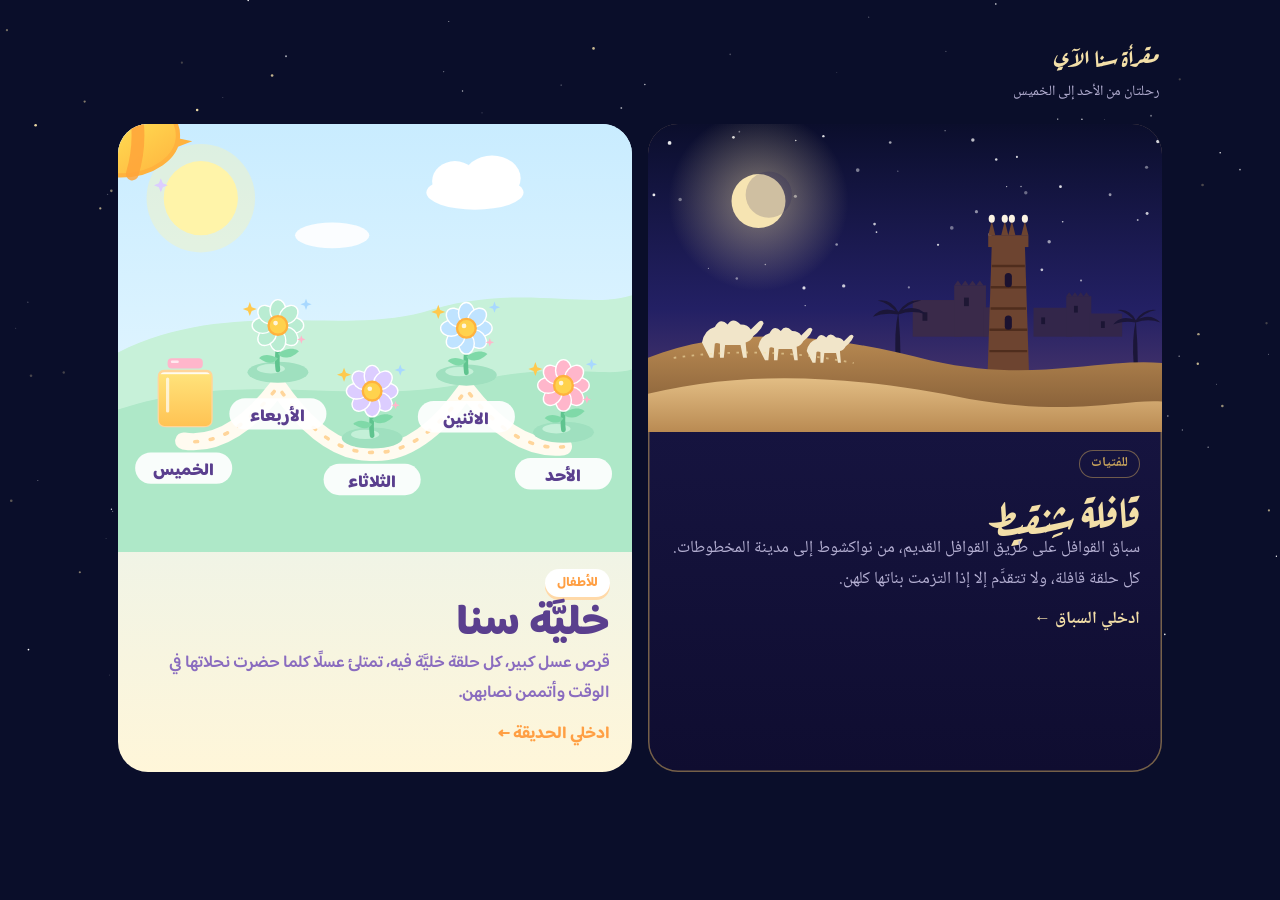
<file: index.html>
<!DOCTYPE html>
<html lang="ar" dir="rtl">
<head>
<meta charset="utf-8">
<meta name="viewport" content="width=device-width, initial-scale=1">
<meta name="theme-color" content="#0a0e2a">
<title>قافلة شِنقيط وخليَّة سنا</title>
<link rel="preconnect" href="https://fonts.googleapis.com">
<link rel="preconnect" href="https://fonts.gstatic.com" crossorigin>
<link href="https://fonts.googleapis.com/css2?family=Amiri:wght@400;700&family=Aref+Ruqaa:wght@400;700&family=Baloo+Bhaijaan+2:wght@500;600;700;800&family=Noto+Naskh+Arabic:wght@400;500;700&display=swap" rel="stylesheet">
<link rel="stylesheet" href="assets/style.css">
</head>
<body class="t-home">
<canvas id="fx" aria-hidden="true"></canvas>
<div class="clouds hide" id="clouds" aria-hidden="true"><i class="cloud a"></i><i class="cloud b"></i><i class="cloud c"></i></div>
<main class="wrap" id="app"></main>
<div id="trans" aria-hidden="true"></div>
<div id="pop"></div>
<div class="toast" id="toast" role="status" aria-live="polite"></div>
<script src="assets/data.js"></script>
<script src="assets/art.js"></script>
<script src="assets/core.js"></script>
<script src="assets/students.js"></script>
</body>
</html>
</file>
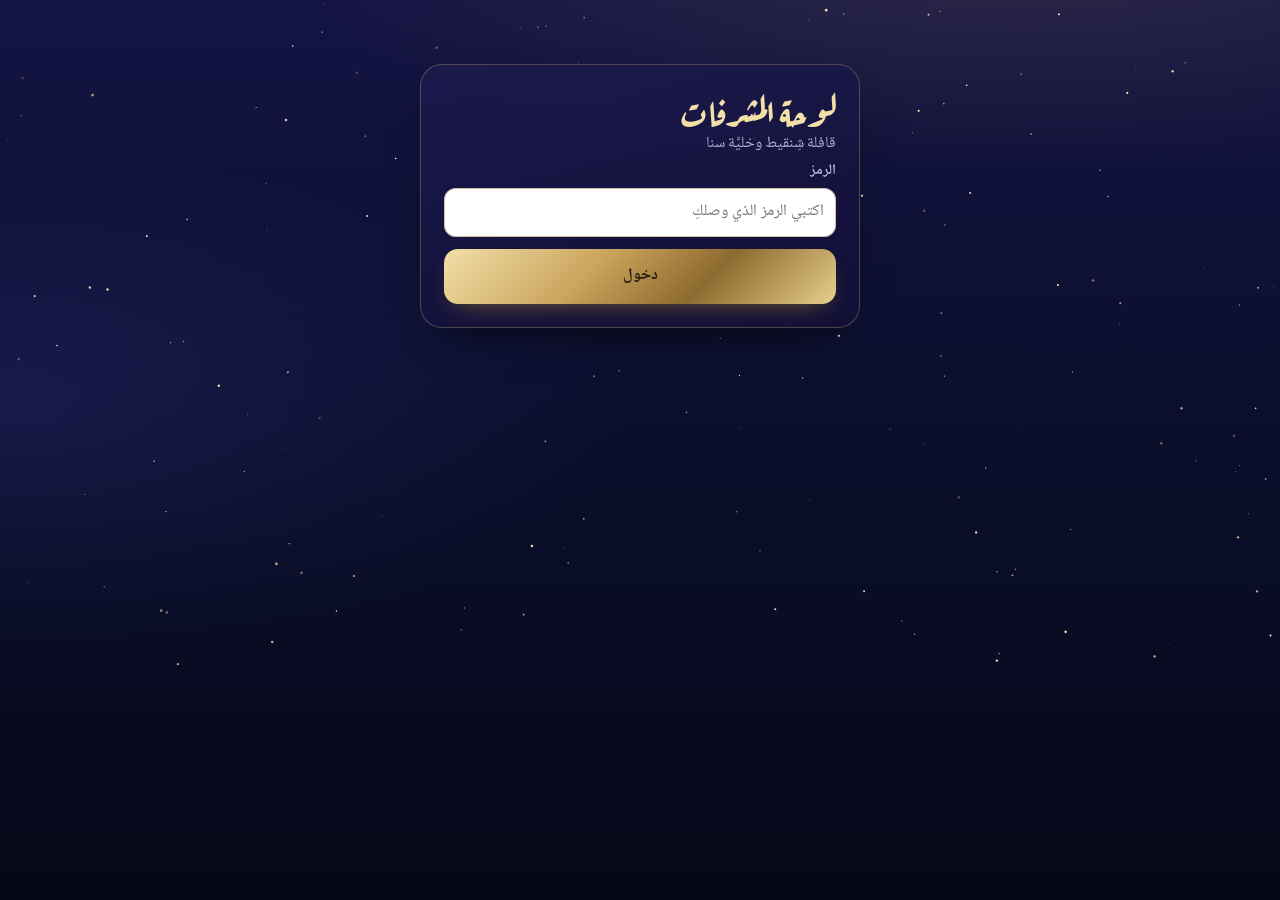
<file: mushrifa.html>
<!DOCTYPE html>
<html lang="ar" dir="rtl">
<head>
<meta charset="utf-8">
<meta name="viewport" content="width=device-width, initial-scale=1">
<meta name="theme-color" content="#0a0e2a">
<title>لوحة المشرفات: قافلة شِنقيط وخليَّة سنا</title>
<link rel="preconnect" href="https://fonts.googleapis.com">
<link rel="preconnect" href="https://fonts.gstatic.com" crossorigin>
<link href="https://fonts.googleapis.com/css2?family=Amiri:wght@400;700&family=Aref+Ruqaa:wght@400;700&family=Baloo+Bhaijaan+2:wght@500;600;700;800&family=Noto+Naskh+Arabic:wght@400;500;700&display=swap" rel="stylesheet">
<link rel="stylesheet" href="assets/style.css">
</head>
<body class="t-home">
<canvas id="fx" aria-hidden="true"></canvas>
<div class="clouds hide" id="clouds" aria-hidden="true"><i class="cloud a"></i><i class="cloud b"></i><i class="cloud c"></i></div>
<main class="wrap" id="app"></main>
<div id="trans" aria-hidden="true"></div>
<div id="pop"></div>
<div class="toast" id="toast" role="status" aria-live="polite"></div>
<script src="assets/data.js"></script>
<script src="assets/art.js"></script>
<script src="assets/core.js"></script>
<script src="assets/supervisor.js"></script>
</body>
</html>
</file>
<file: assets/style.css>
/* ====================================================================
   عالمان لا يشبه أحدهما الآخر:
   القافلة: ليل آدرار النيلي، رمل وبيج، ذهب عتيق، نقوش ولاتة وزخارف المخطوطات، مشاهد سينمائية.
   الخليَّة: حديقة طفولية مشرقة، سماء وغيوم وزهور، ألوان باستيل، أزرار منفوخة ولمعان، نحلة زخرفية بلا وجه.
   ==================================================================== */
:root{
  /* القافلة */
  --c-night:#0a0e2a; --c-indigo:#1c1a4d; --c-indigo2:#121036; --c-sand:#d8b47a; --c-beige:#f1e5c9; --c-ink:#2a1f14;
  --c-gold:#c9a45c; --c-gold-hi:#f3dfa8; --c-gold-lo:#8d6a2f; --c-clay:#a5512e; --c-muted:#b5b0d3;
  --c-foil:linear-gradient(135deg,#f3dfa8 0%,#c9a45c 38%,#8d6a2f 66%,#e8cf8e 100%);
  /* الخليَّة */
  --h-sky:#cdeeff; --h-cream:#fffbf0; --h-lemon:#fff3a8; --h-honey:#ffc94d; --h-pink:#ffb6cb; --h-peach:#ffcfa8;
  --h-mint:#b9ecd2; --h-blue:#bfe3ff; --h-lilac:#dccdff; --h-ink:#5a3f8e; --h-ink2:#8a6cbf; --h-orange:#ff9f43;
  --f-ruqaa:'Aref Ruqaa','Amiri',serif; --f-naskh:'Noto Naskh Arabic','Amiri',serif;
  --f-kid:'Baloo Bhaijaan 2','Tajawal',system-ui,sans-serif; --f-quran:'Amiri','Noto Naskh Arabic',serif;
}
*{box-sizing:border-box;margin:0;padding:0;-webkit-tap-highlight-color:transparent}
html{-webkit-text-size-adjust:100%}
body{min-height:100vh;line-height:1.8;font-size:17px;overflow-x:hidden}
button,input,textarea,select{font:inherit;color:inherit}
button{cursor:pointer}
a{color:inherit;text-decoration:none}
h1,h2,h3{text-wrap:balance}
.wrap{position:relative;z-index:1;max-width:720px;margin:0 auto;padding:14px 18px 80px}
.hide{display:none!important}
.quran{font-family:var(--f-quran);font-size:1.3em;line-height:2.1}
#fx{position:fixed;inset:0;width:100%;height:100%;z-index:0;pointer-events:none}
.sr{position:absolute;width:1px;height:1px;overflow:hidden;clip:rect(0 0 0 0)}
@media (min-width:900px){.wrap{padding-top:24px}}

/* ============================== الرئيسية ============================== */
body.t-home{background:#0a0e2a;color:var(--c-beige);font-family:var(--f-naskh)}
.home-grid{display:grid;gap:16px}
@media (min-width:860px){.home-grid{grid-template-columns:1fr 1fr}.wrap.home{max-width:1080px}}
.home-head{display:flex;align-items:center;justify-content:space-between;padding:10px 2px 18px}
.home-head b{font-family:var(--f-ruqaa);font-size:1.5rem;color:var(--c-gold-hi)}
.home-head span{display:block;color:var(--c-muted);font-size:.9rem}
.door{display:flex;flex-direction:column;border-radius:30px;overflow:hidden;min-height:420px;position:relative;transition:transform .2s}
.door:active{transform:scale(.99)}
.door svg.art{display:block;width:100%;height:auto;flex:0 0 auto}
.door .txt{padding:16px 22px 22px;flex:1}
.door-c{background:linear-gradient(180deg,#1c1a4d,#0f0d30);box-shadow:inset 0 0 0 1.5px rgba(201,164,92,.55)}
.door-c h2{font-family:var(--f-ruqaa);font-size:2.7rem;line-height:1.2;color:var(--c-gold-hi)}
.door-c p{color:var(--c-muted)}
.door-c .who{color:var(--c-gold);box-shadow:inset 0 0 0 1px rgba(201,164,92,.5)}
.door-h{background:linear-gradient(180deg,#d4f0ff 0%,#fff6d9 100%);font-family:var(--f-kid);color:var(--h-ink)}
.door-h h2{font-size:2.7rem;line-height:1.1;font-weight:800;color:var(--h-ink)}
.door-h p{color:var(--h-ink2);font-weight:600}
.door-h .who{background:#fff;color:var(--h-orange);box-shadow:0 3px 0 #ffd9a8}
.who{display:inline-block;font-size:.84rem;font-weight:700;border-radius:999px;padding:2px 12px;margin-bottom:4px}
.door .go{display:inline-flex;align-items:center;gap:8px;margin-top:10px;font-weight:700}
.door-c .go{color:var(--c-gold-hi)}
.door-h .go{color:var(--h-orange)}
.home-panel{display:flex;justify-content:space-between;align-items:center;gap:12px;margin-top:16px;padding:16px 20px;border-radius:22px;background:rgba(255,255,255,.05);box-shadow:inset 0 0 0 1px rgba(241,229,201,.2)}
.home-panel b{color:var(--c-beige);font-size:1.05rem}
.home-panel span{color:var(--c-muted);font-size:.9rem}

/* ============================== القافلة ============================== */
body.t-caravan{background-color:var(--c-night);color:var(--c-beige);font-family:var(--f-naskh);
  background-image:radial-gradient(90% 38% at 80% -6%,rgba(201,164,92,.14),transparent 65%),radial-gradient(70% 40% at 0% 45%,rgba(60,70,170,.22),transparent 70%),linear-gradient(180deg,#141444 0%,var(--c-night) 52%,#060818 100%);background-attachment:fixed}
.t-caravan :focus-visible{outline:3px solid var(--c-gold-hi);outline-offset:2px}
.c-bar{display:flex;justify-content:space-between;align-items:center;margin-bottom:10px}
.c-back{border:1px solid rgba(201,164,92,.5);border-radius:999px;background:rgba(201,164,92,.06);color:var(--c-gold-hi);font-weight:700;font-size:.92rem;padding:5px 15px}
.c-crumb{font-family:var(--f-ruqaa);color:var(--c-gold);font-size:1.1rem}
/* نطاق ولاتة: مثلثات ومعيَّنات */
.band{height:12px;border-radius:2px;background:
  linear-gradient(135deg,var(--c-clay) 25%,transparent 25%) 0 0/12px 12px,
  linear-gradient(225deg,var(--c-clay) 25%,transparent 25%) 0 0/12px 12px,
  linear-gradient(315deg,var(--c-gold) 25%,transparent 25%) 6px 6px/12px 12px,
  linear-gradient(45deg,var(--c-gold) 25%,transparent 25%) 6px 6px/12px 12px,#1c1a4d}
.c-hero{position:relative;border-radius:26px;overflow:hidden;box-shadow:0 30px 60px -30px rgba(0,0,0,.9),inset 0 0 0 1.5px rgba(201,164,92,.5);margin-bottom:16px}
.c-hero svg{display:block;width:100%;height:auto}
.c-hero .over{position:absolute;inset:auto 0 0 0;padding:20px 20px 18px;background:linear-gradient(0deg,rgba(10,14,42,.95),rgba(10,14,42,0))}
.c-title{font-family:var(--f-ruqaa);font-size:3rem;line-height:1.15;color:var(--c-gold-hi);font-weight:700}
.c-sub{color:var(--c-muted);font-size:.98rem}
.c-sec{font-family:var(--f-ruqaa);font-size:1.5rem;color:var(--c-gold-hi);margin:22px 0 10px;display:flex;align-items:center;gap:10px}
.c-sec::after{content:"";flex:1;height:1px;background:linear-gradient(90deg,transparent,rgba(201,164,92,.6))}
.c-panelbox{border-radius:22px;padding:16px 18px;background:linear-gradient(165deg,rgba(28,26,77,.9),rgba(18,16,54,.9));box-shadow:inset 0 0 0 1px rgba(201,164,92,.35),0 20px 40px -24px rgba(0,0,0,.9)}
/* خريطة الرحلة */
.map{border-radius:24px;overflow:hidden;box-shadow:inset 0 0 0 1.5px rgba(201,164,92,.5),0 24px 50px -26px rgba(0,0,0,.95);background:#14123f}
.map svg{display:block;width:100%;height:auto}
.map .node{cursor:pointer}
.map .legend{display:flex;flex-wrap:wrap;gap:6px 14px;padding:10px 16px 14px;font-size:.85rem;color:var(--c-muted)}
.map .legend i{display:inline-block;width:12px;height:12px;border-radius:50%;margin-inline-end:6px;vertical-align:-1px}
@media (prefers-reduced-motion:no-preference){.pulse{animation:pulse 2.2s ease-in-out infinite;transform-box:fill-box;transform-origin:center}@keyframes pulse{50%{opacity:.25;transform:scale(1.35)}}}
.stations{list-style:none;display:grid;gap:10px}
.st{display:grid;grid-template-columns:58px 1fr auto;gap:12px;align-items:center;padding:12px 14px;border-radius:20px;background:rgba(28,26,77,.75);box-shadow:inset 0 0 0 1px rgba(201,164,92,.25)}
.st.cur{box-shadow:inset 0 0 0 1.5px var(--c-gold),0 0 30px -10px rgba(201,164,92,.7)}
.st .seal{width:54px;height:54px}
.st .place{color:var(--c-gold);font-size:.85rem;font-weight:700}
.st .name{font-family:var(--f-ruqaa);font-size:1.45rem;line-height:1.25;color:var(--c-beige)}
.st .goal{font-size:.86rem;color:var(--c-muted)}
.state{display:inline-block;border-radius:999px;padding:2px 10px;font-size:.78rem;font-weight:700;white-space:nowrap}
.s-todo{background:rgba(181,176,211,.14);color:var(--c-muted)}
.s-doing{background:rgba(216,180,122,.2);color:var(--c-sand)}
.s-done{background:rgba(120,190,140,.18);color:#a9e2b9}
.t-hive .s-todo{background:#f1ecff;color:var(--h-ink2)}
.t-hive .s-doing{background:#fff1c7;color:#c77a00}
.t-hive .s-done{background:#d9f7e6;color:#2f8a5b}
.rulebox dl{display:grid;grid-template-columns:auto 1fr;gap:6px 14px;font-size:.93rem}
.rulebox dt{color:var(--c-gold-hi);font-weight:700}
.rulebox dd{color:var(--c-muted)}
.badges{display:grid;grid-template-columns:repeat(auto-fill,minmax(160px,1fr));gap:10px}
.badge{display:grid;grid-template-columns:44px 1fr;gap:10px;align-items:center;padding:10px 12px;border-radius:16px;background:rgba(28,26,77,.7);box-shadow:inset 0 0 0 1px rgba(201,164,92,.25)}
.badge svg{width:44px;height:44px}
.badge b{display:block;font-size:.95rem;line-height:1.3}
.badge span{font-size:.78rem;color:var(--c-muted);line-height:1.4;display:block}
.badge.off{opacity:.42;filter:grayscale(.8)}
/* المحطة */
.st-head{display:grid;grid-template-columns:auto 1fr;gap:14px;align-items:center;margin:4px 0 12px}
.st-head .seal{width:70px;height:70px}
.st-head .place{color:var(--c-gold);font-weight:700}
.st-head h1{font-family:var(--f-ruqaa);font-size:2.6rem;line-height:1.15;color:var(--c-gold-hi);font-weight:700}
.st-head .goal{color:var(--c-muted);font-size:.93rem}
.steps5{display:flex;gap:6px;margin:0 0 12px}
.steps5 i{flex:1;height:6px;border-radius:3px;background:rgba(201,164,92,.18)}
.steps5 i.done{background:var(--c-foil)}
.steps5 i.cur{background:var(--c-sand)}
.announce{font-size:1.06rem;padding:14px 18px;border-radius:18px;background:rgba(201,164,92,.08);border-inline-start:3px solid var(--c-gold);margin-bottom:14px}
.roads{display:grid;grid-template-columns:1fr 1fr;gap:8px;margin-bottom:12px}
.roads button{border:1px solid rgba(201,164,92,.38);border-radius:14px;padding:10px;background:rgba(201,164,92,.05);color:var(--c-muted);font-weight:700}
.roads button.on{background:var(--c-foil);color:var(--c-ink);border-color:transparent}
.roads .hint{grid-column:1/-1;font-size:.84rem;color:var(--c-muted);text-align:center}
.folio{position:relative;border-radius:16px;overflow:hidden;margin-bottom:14px;color:var(--c-ink);background:linear-gradient(180deg,#fbf5e6,var(--c-beige));box-shadow:0 26px 50px -26px rgba(0,0,0,.95),inset 0 0 0 1.5px var(--c-gold)}
.illum{height:48px;display:grid;place-items:center;border-bottom:2px solid var(--c-gold);
  background:url("data:image/svg+xml,%3Csvg xmlns='http://www.w3.org/2000/svg' width='44' height='44' viewBox='0 0 44 44'%3E%3Cpath d='M22 3L25.8 12.7 35.5 8.5 31.3 18.2 41 22 31.3 25.8 35.5 35.5 25.8 31.3 22 41 18.2 31.3 8.5 35.5 12.7 25.8 3 22 12.7 18.2 8.5 8.5 18.2 12.7Z' fill='none' stroke='%23c9a45c' stroke-width='1.2'/%3E%3Ccircle cx='22' cy='22' r='3' fill='%23c9a45c'/%3E%3C/svg%3E") center/44px,linear-gradient(180deg,#1c1a4d,#121036)}
.illum span{font-family:var(--f-ruqaa);font-size:1.12rem;padding:1px 22px;border-radius:999px;background:#fbf5e6;color:var(--c-gold-lo);box-shadow:0 0 0 1.5px var(--c-gold),0 0 0 4px #161447}
.folio .in{padding:18px 22px 22px}
.folio .story{font-size:1.18rem;line-height:2.15}
.folio .q{margin-top:6px}
.reveal{border:0;border-radius:12px;padding:9px 16px;margin-top:12px;font-weight:700;font-size:.92rem;background:linear-gradient(180deg,#1c1a4d,#121036);color:var(--c-gold-hi);box-shadow:inset 0 0 0 1px var(--c-gold)}
.note{margin-top:12px;padding:12px 14px;border-radius:12px;background:rgba(141,106,47,.12);border-inline-start:3px solid var(--c-gold-lo)}
.discover{position:relative;border-radius:20px;padding:16px 18px 16px 70px;margin-bottom:14px;background:linear-gradient(135deg,rgba(201,164,92,.16),rgba(28,26,77,.6));box-shadow:inset 0 0 0 1px rgba(201,164,92,.45)}
.discover svg{position:absolute;left:16px;top:16px;width:40px;height:40px}
.discover b{font-family:var(--f-ruqaa);color:var(--c-gold-hi);font-size:1.2rem;font-weight:400}
.discover .lock{display:block;margin-top:6px;color:var(--c-muted);font-size:.9rem}
.tasks{display:grid;gap:10px;margin-bottom:14px}
.task-c{border-radius:18px;padding:14px 16px;background:rgba(28,26,77,.75);box-shadow:inset 0 0 0 1px rgba(201,164,92,.25)}
.task-c .h{display:flex;justify-content:space-between;align-items:center;gap:10px;margin-bottom:4px}
.task-c .h b{font-family:var(--f-ruqaa);font-weight:400;font-size:1.2rem;color:var(--c-gold-hi)}
.task-c.group{background:radial-gradient(120% 120% at 85% 0%,#8a3e1f,#5a2410 70%);box-shadow:inset 0 0 0 1.5px rgba(201,164,92,.6)}
.task-c.group::after{content:"";position:absolute}
.c-nav{display:grid;grid-template-columns:1fr 1fr;gap:10px;margin-top:8px}
.c-nav button{border:1px solid rgba(201,164,92,.42);border-radius:14px;padding:12px;background:rgba(201,164,92,.05);color:var(--c-gold-hi);font-weight:700}
.c-nav button:only-child{grid-column:1/-1}
/* المشهد الانتقالي */
#trans{position:fixed;inset:0;z-index:20;display:grid;place-items:center;background:radial-gradient(80% 60% at 50% 30%,#2a2470,#0a0e2a 70%);opacity:0;pointer-events:none;transition:opacity .35s}
#trans.on{opacity:1;pointer-events:auto}
#trans .box{width:min(520px,92vw);text-align:center}
#trans svg{width:100%;height:auto}
#trans .k{color:var(--c-gold);font-weight:700;font-family:var(--f-naskh)}
#trans h2{font-family:var(--f-ruqaa);font-size:2.6rem;color:var(--c-gold-hi);line-height:1.2}
#trans small{color:var(--c-muted);font-family:var(--f-naskh)}
@media (prefers-reduced-motion:no-preference){#trans.on .walk{animation:walk 1.9s linear forwards}@keyframes walk{from{transform:translateX(330px)}to{transform:translateX(-60px)}}}
/* لوحة القافلة */
.cp{display:grid;gap:14px}
.cp .folio .in{padding:16px}
.cp h3{font-family:var(--f-ruqaa);font-weight:400;font-size:1.3rem;color:var(--c-gold-lo);margin-bottom:6px}
.fld label{display:block;font-weight:700;font-size:.9rem;margin-bottom:4px}
.fld input,.fld textarea,.fld select{width:100%;border:0;border-radius:12px;padding:10px 12px;background:#fff;box-shadow:inset 0 0 0 1px rgba(141,106,47,.4);font-size:1rem}
.fld textarea{min-height:110px;line-height:1.8;resize:vertical}
.fld+.fld{margin-top:10px}
.dayseg{display:flex;flex-wrap:wrap;gap:6px;margin-top:10px}
.dayseg button{border:0;border-radius:999px;padding:6px 13px;font-weight:700;background:rgba(42,31,20,.07);position:relative}
.dayseg button.on{background:linear-gradient(180deg,#1c1a4d,#121036);color:var(--c-gold-hi);box-shadow:inset 0 0 0 1px var(--c-gold)}
.dayseg button.ok::after{content:"";position:absolute;top:2px;left:4px;width:7px;height:7px;border-radius:50%;background:#3f9d63}
.roster{display:grid;gap:0}
.girl{display:grid;grid-template-columns:1fr;gap:6px;padding:10px 0;border-bottom:1px dashed rgba(141,106,47,.35)}
.girl:last-child{border-bottom:0}
.girl .top{display:flex;justify-content:space-between;align-items:center;gap:8px}
.girl .nm{font-weight:700}
.girl .ctl{display:flex;flex-wrap:wrap;gap:6px}
.pill{border:0;border-radius:10px;padding:5px 10px;font-weight:700;font-size:.84rem;background:rgba(42,31,20,.07)}
.pill.on{background:#2a2470;color:var(--c-gold-hi)}
.pill.on.warn{background:#a5512e;color:#fff}
.pill.on.off{background:#6b6355;color:#fff}
.pill.on.ok{background:#2f7a52;color:#fff}
.mini-badges{display:flex;gap:4px}
.mini-badges svg{width:22px;height:22px}
.steps-auto{display:grid;gap:6px}
.sa{display:grid;grid-template-columns:28px 1fr auto;gap:10px;align-items:center;padding:8px 10px;border-radius:12px;background:rgba(42,31,20,.05)}
.sa .ck{width:26px;height:26px;border-radius:50%;display:grid;place-items:center;font-weight:800;background:rgba(42,31,20,.1);color:#7b6c58}
.sa.y .ck{background:#2f7a52;color:#fff}
.sa b{display:block;font-size:.95rem}
.sa span{font-size:.82rem;color:#6d5a44}
.sa em{font-style:normal;font-weight:700;font-size:.85rem;color:#6d5a44}
.cyc{border:0;border-radius:999px;padding:5px 12px;font-weight:700;font-size:.85rem}
.cyc.s0{background:rgba(42,31,20,.08);color:#6d5a44}
.cyc.s1{background:#f6e2b5;color:#7a5410}
.cyc.s2{background:#d5ecd9;color:#235c3a}
.tg{display:grid;grid-template-columns:26px 1fr;gap:10px;padding:8px 0;cursor:pointer}
.tg input{width:22px;height:22px;margin-top:3px;accent-color:#8d6a2f}
.tg span{font-size:.85rem;color:#6d5a44;display:block}
.progress-c{text-align:center;padding:18px 16px}
.progress-c .big{font-family:var(--f-ruqaa);font-size:3.6rem;line-height:1;color:var(--c-gold-hi)}
.progress-c .big small{font-family:var(--f-naskh);font-size:1rem;color:var(--c-muted)}
.progress-c .cap{color:var(--c-muted);font-size:.92rem}
.progress-c svg{width:100%;max-width:480px;display:block;margin:8px auto 0}
pre.msg{white-space:pre-wrap;font-family:inherit;border-radius:12px;padding:14px;font-size:.95rem;line-height:1.9;margin:8px 0 12px;background:#fff;box-shadow:inset 0 0 0 1px rgba(141,106,47,.3);color:var(--c-ink)}
.btn-c{display:block;width:100%;border:0;border-radius:14px;padding:13px;font-weight:700;font-size:1rem;background:var(--c-foil);color:var(--c-ink);box-shadow:0 10px 24px -12px rgba(141,106,47,.9)}
.btn-c.ghost{background:transparent;box-shadow:inset 0 0 0 1.5px var(--c-gold-lo);margin-top:8px}
.btn-c.dark{background:linear-gradient(180deg,#1c1a4d,#121036);color:var(--c-gold-hi);box-shadow:inset 0 0 0 1px var(--c-gold)}
.linkish{display:block;width:100%;border:0;background:none;padding:12px;font-size:.9rem;text-decoration:underline}
.t-caravan .linkish{color:var(--c-muted)}
.chip-road{display:inline-block;border-radius:999px;padding:3px 12px;font-weight:700;font-size:.9rem}
.chip-easy{background:#dfeccf;color:#2f4f1e}
.chip-hard{background:#f5d6c4;color:#7b2e12}

/* ============================== الخليَّة ============================== */
body.t-hive{color:var(--h-ink);font-family:var(--f-kid);background:linear-gradient(180deg,#bfe8ff 0%,#dff4ff 30%,#fff7df 70%,#fff0f4 100%) fixed}
.t-hive :focus-visible{outline:3px solid var(--h-orange);outline-offset:2px}
.clouds{position:fixed;inset:0;z-index:0;pointer-events:none;overflow:hidden}
.cloud{position:absolute;background:#fff;border-radius:999px;opacity:.85;filter:drop-shadow(0 6px 10px rgba(150,190,230,.25))}
.cloud::before,.cloud::after{content:"";position:absolute;background:#fff;border-radius:50%}
.cloud.a{width:120px;height:38px;top:70px;right:-10px}.cloud.a::before{width:56px;height:56px;top:-26px;right:22px}.cloud.a::after{width:40px;height:40px;top:-16px;right:66px}
.cloud.b{width:150px;height:44px;top:220px;left:-30px}.cloud.b::before{width:66px;height:66px;top:-32px;left:30px}.cloud.b::after{width:46px;height:46px;top:-20px;left:84px}
.cloud.c{width:100px;height:32px;top:520px;right:20%}.cloud.c::before{width:48px;height:48px;top:-22px;right:18px}.cloud.c::after{width:34px;height:34px;top:-14px;right:56px}
@media (prefers-reduced-motion:no-preference){.cloud{animation:drift 26s ease-in-out infinite alternate}.cloud.b{animation-duration:34s}@keyframes drift{to{transform:translateX(30px)}}
  .bee-bob{animation:bob 2.6s ease-in-out infinite}@keyframes bob{50%{transform:translateY(-6px) rotate(-3deg)}}
  .wing{animation:flap .18s ease-in-out infinite alternate;transform-box:fill-box;transform-origin:bottom center}@keyframes flap{to{transform:scaleY(.82)}}}
.h-bar{display:flex;justify-content:space-between;align-items:center;margin-bottom:8px}
.h-back{border:0;border-radius:999px;padding:6px 16px;font-weight:800;background:#fff;color:var(--h-ink);box-shadow:0 4px 0 #e3d6ff}
.h-crumb{font-weight:800;color:var(--h-orange)}
.h-hero{display:grid;grid-template-columns:1fr 130px;align-items:center;gap:8px;margin:2px 0 8px}
.h-hero .bee{width:130px;height:130px}
.h-title{font-size:3.1rem;font-weight:800;line-height:1.05;color:var(--h-ink)}
.h-title span{color:var(--h-orange)}
.h-sub{color:var(--h-ink2);font-weight:600;font-size:1.04rem}
.puffy{border-radius:28px;background:var(--h-cream);box-shadow:0 7px 0 rgba(220,205,255,.9),0 18px 30px -12px rgba(150,120,220,.35),inset 0 2px 0 #fff}
.h-sec{font-size:1.45rem;font-weight:800;margin:22px 0 10px;display:flex;align-items:center;gap:10px;color:var(--h-ink)}
.h-sec svg{width:28px;height:28px}
.garden{border-radius:30px;overflow:hidden;background:linear-gradient(180deg,#d6f1ff,#eafbe9);box-shadow:0 7px 0 #c9efd8,0 18px 30px -14px rgba(90,180,140,.4)}
.garden svg{display:block;width:100%;height:auto}
.garden .spot{cursor:pointer}
.garden .legend{display:flex;flex-wrap:wrap;gap:6px 14px;padding:10px 16px 14px;font-size:.88rem;font-weight:700;color:var(--h-ink2)}
.days-h{display:grid;grid-template-columns:repeat(auto-fill,minmax(150px,1fr));gap:12px}
.day-h{display:grid;grid-template-rows:auto auto;padding:14px;border-radius:24px;position:relative;text-align:center;font-weight:800}
.day-h svg{width:64px;height:64px;margin:0 auto}
.day-h .d{font-size:.85rem;color:var(--h-ink2)}
.day-h .t{font-size:1.08rem;line-height:1.25}
.hd-head{display:grid;grid-template-columns:auto 1fr;gap:14px;align-items:center;margin:4px 0 12px}
.hd-head .flowerbig{width:86px;height:86px}
.hd-head .d{font-weight:800;color:var(--h-orange)}
.hd-head h1{font-size:2.5rem;line-height:1.1;font-weight:800}
.goalpill{display:inline-block;margin-top:6px;border-radius:999px;padding:3px 14px;font-weight:800;font-size:.9rem;background:#fff;box-shadow:0 3px 0 #e3d6ff}
.say{display:grid;grid-template-columns:70px 1fr;gap:10px;align-items:end;margin:8px 0 16px}
.say .bee{width:70px;height:70px}
.say .bubble{padding:12px 16px;font-weight:700;border-radius:24px 24px 24px 8px}
.storyh{padding:20px;margin-bottom:14px}
.storyh .lbl{display:inline-block;font-weight:800;color:var(--h-orange);margin-bottom:4px}
.storyh p{font-size:1.18rem;line-height:2;font-weight:600}
.storyh .quran{text-align:center;margin-top:10px}
.storyh small{display:block;text-align:center;color:var(--h-ink2)}
.cardrow{display:grid;gap:12px;margin-bottom:16px}
@media (min-width:620px){.cardrow{grid-template-columns:1fr 1fr}}
.kidtask{display:grid;grid-template-columns:54px 1fr;gap:12px;align-items:center;padding:16px;border-radius:26px}
.kidtask svg{width:54px;height:54px}
.kidtask b{display:block;font-size:.92rem}
.kidtask p{font-weight:700;line-height:1.7}
.kt-main{background:linear-gradient(135deg,#fff1a6,#ffd36b);box-shadow:0 7px 0 #ffc155,0 18px 30px -14px rgba(255,170,60,.5)}
.kt-play{background:linear-gradient(135deg,#ffd9e6,#ffc0d6);box-shadow:0 7px 0 #ffadc8,0 18px 30px -14px rgba(255,140,180,.45)}
.h-nav{display:grid;grid-template-columns:1fr 1fr;gap:10px}
.h-nav button{border:0;border-radius:20px;padding:12px;font-weight:800;background:#fff;box-shadow:0 5px 0 #e3d6ff}
.h-nav button:only-child{grid-column:1/-1}
/* لوحة الخليَّة */
.hp{display:grid;gap:14px}
.hp .puffy{padding:18px}
.hp h3{font-size:1.3rem;font-weight:800;margin-bottom:6px}
.hfld label{display:block;font-weight:800;font-size:.92rem;margin-bottom:4px;color:var(--h-ink2)}
.hfld input,.hfld textarea{width:100%;border:0;border-radius:16px;padding:10px 13px;background:#f6f1ff;font-size:1rem;font-weight:700;color:var(--h-ink)}
.hfld textarea{min-height:120px;resize:vertical;line-height:1.8}
.hfld+.hfld{margin-top:10px}
.hdays{display:flex;flex-wrap:wrap;gap:6px;margin-top:12px}
.hdays button{border:0;border-radius:14px;padding:7px 14px;font-weight:800;background:#f6f1ff;box-shadow:0 3px 0 #e3d6ff;position:relative}
.hdays button.on{background:var(--h-honey);box-shadow:0 3px 0 #f0a92c}
.hdays button.ok::after{content:"";position:absolute;top:3px;left:5px;width:7px;height:7px;border-radius:50%;background:#46c07e}
.kidrow{display:grid;gap:8px;padding:12px 0;border-bottom:2px dotted #eadfff}
.kidrow:last-child{border-bottom:0}
.kidrow .top{display:grid;grid-template-columns:48px 1fr auto;gap:10px;align-items:center}
.kidrow .top svg{width:48px;height:48px}
.kidrow .nm{font-weight:800;font-size:1.05rem;line-height:1.2}
.kidrow .lv{font-size:.8rem;color:var(--h-ink2);font-weight:700}
.kidrow .pts{font-weight:800;color:var(--h-orange)}
.kidrow .ctl{display:flex;flex-wrap:wrap;gap:6px}
.kb{border:0;border-radius:14px;padding:6px 11px;font-weight:800;font-size:.84rem;background:#f6f1ff;box-shadow:0 3px 0 #e3d6ff;color:var(--h-ink)}
.kb.on{background:var(--h-mint);box-shadow:0 3px 0 #86d6ad}
.kb.on.late{background:var(--h-peach);box-shadow:0 3px 0 #ffae7a}
.kb.on.abs{background:#e6e0f2;box-shadow:0 3px 0 #c9bfe0}
.kb.on.star{background:var(--h-honey);box-shadow:0 3px 0 #f0a92c}
.kb.on.pink{background:var(--h-pink);box-shadow:0 3px 0 #ff93b3}
.kb.on.blue{background:var(--h-blue);box-shadow:0 3px 0 #8fcaf5}
.board{padding:18px;border-radius:30px;background:linear-gradient(180deg,#e9f8ff,#fff8e1);box-shadow:0 7px 0 #cfeaff,0 18px 30px -14px rgba(120,170,220,.45);text-align:center}
.board .nm{font-size:1.8rem;font-weight:800;line-height:1.2}
.board .meter{height:22px;border-radius:999px;background:#fff;box-shadow:inset 0 2px 4px rgba(150,120,220,.2);overflow:hidden;margin:10px 0 4px}
.board .meter i{display:block;height:100%;border-radius:999px;background:linear-gradient(90deg,#ffe27a,#ffb84d);box-shadow:inset 0 3px 0 rgba(255,255,255,.6);transition:width .5s}
.board .flowers{display:grid;grid-template-columns:repeat(auto-fill,minmax(82px,1fr));gap:8px;margin-top:12px}
.board .fl{display:grid;justify-items:center;font-weight:800;font-size:.85rem;line-height:1.2}
.board .fl svg{width:64px;height:64px}
.jars{display:grid;grid-template-columns:repeat(auto-fill,minmax(130px,1fr));gap:10px}
.jar{border-radius:22px;padding:10px;text-align:center;background:#fff;box-shadow:0 5px 0 #ffe0b0}
.jar b{display:block}
.jar span{font-size:.82rem;color:var(--h-ink2);font-weight:700}
.kbadges{display:grid;grid-template-columns:repeat(auto-fill,minmax(140px,1fr));gap:10px}
.kbadge{display:grid;grid-template-columns:46px 1fr;gap:8px;align-items:center;padding:10px;border-radius:20px;background:#fff;box-shadow:0 4px 0 #eadfff}
.kbadge svg{width:46px;height:46px}
.kbadge b{display:block;font-size:.92rem;line-height:1.25}
.kbadge span{display:block;font-size:.76rem;color:var(--h-ink2);line-height:1.35}
.kbadge.off{opacity:.45;filter:grayscale(.7)}
.btn-h{display:block;width:100%;border:0;border-radius:20px;padding:13px;font-weight:800;font-size:1.05rem;background:linear-gradient(180deg,#ffd36b,#ffb84d);color:var(--h-ink);box-shadow:0 6px 0 #f0962c,inset 0 2px 0 rgba(255,255,255,.6)}
.btn-h.ghost{background:#fff;box-shadow:0 5px 0 #e3d6ff;margin-top:10px}
.btn-h.pink{background:linear-gradient(180deg,#ffc8da,#ff9fbf);box-shadow:0 6px 0 #ff7fa8,inset 0 2px 0 rgba(255,255,255,.6)}
.t-hive .linkish{color:var(--h-ink2)}
.t-hive pre.msg{background:#f6f1ff;box-shadow:none;color:var(--h-ink)}
.cheer{display:inline-block;margin-top:6px;font-weight:800;color:var(--h-orange)}

/* ============================== مشترك: تبويب اللوحة، الاحتفال، التنبيه ============================== */
.p-head h1{font-size:2.3rem;line-height:1.2}
.t-caravan .p-head h1{font-family:var(--f-ruqaa);color:var(--c-gold-hi)}
.t-hive .p-head h1{font-weight:800}
.p-head p{font-size:.92rem;margin:2px 0 12px;opacity:.85}
.switch{display:grid;grid-template-columns:1fr 1fr;gap:6px;padding:5px;margin-bottom:16px;border-radius:18px}
.t-caravan .switch{background:rgba(201,164,92,.08);box-shadow:inset 0 0 0 1px rgba(201,164,92,.35)}
.t-hive .switch{background:#fff;box-shadow:0 4px 0 #e3d6ff}
.switch button{border:0;border-radius:14px;padding:9px;font-weight:700;background:transparent}
.t-caravan .switch button{color:var(--c-muted);font-family:var(--f-ruqaa);font-size:1.1rem}
.t-caravan .switch button.on{background:var(--c-foil);color:var(--c-ink)}
.t-hive .switch button{color:var(--h-ink2);font-weight:800}
.t-hive .switch button.on{background:var(--h-honey);color:var(--h-ink)}
#pop{position:fixed;inset:0;z-index:30;display:grid;place-items:center;padding:20px;background:rgba(20,16,50,.45);opacity:0;pointer-events:none;transition:opacity .25s}
#pop.on{opacity:1;pointer-events:auto}
#pop .card{width:min(420px,100%);border-radius:28px;padding:22px 20px;text-align:center;transform:scale(.92);transition:transform .25s}
#pop.on .card{transform:scale(1)}
#pop .card svg{width:110px;height:110px;margin:0 auto}
#pop h3{font-size:1.6rem;line-height:1.25;margin:6px 0}
#pop p{margin-bottom:14px}
#pop.c .card{background:linear-gradient(180deg,#1c1a4d,#121036);color:var(--c-beige);box-shadow:inset 0 0 0 1.5px var(--c-gold);font-family:var(--f-naskh)}
#pop.c h3{font-family:var(--f-ruqaa);color:var(--c-gold-hi);font-weight:400;font-size:1.9rem}
#pop.h .card{background:#fffbf0;color:var(--h-ink);box-shadow:0 8px 0 #e3d6ff;font-family:var(--f-kid)}
#pop.h h3{font-weight:800}
.toast{position:fixed;bottom:22px;left:50%;transform:translateX(-50%);padding:10px 20px;border-radius:999px;font-weight:700;opacity:0;transition:opacity .25s;pointer-events:none;z-index:40;background:#1c1a4d;color:#f3dfa8;box-shadow:0 0 0 1px rgba(201,164,92,.5)}
.t-hive .toast{background:#fff;color:var(--h-ink);box-shadow:0 4px 0 #e3d6ff;font-family:var(--f-kid)}
.toast.show{opacity:1}
.backup textarea{width:100%;min-height:90px;border-radius:12px;border:0;padding:10px;font-size:.8rem;direction:ltr;text-align:left}

/* ============================== إضافات السباق واللوحات ============================== */
.mine-sel{display:block;width:100%;border:0;border-radius:14px;padding:11px 14px;font-size:1rem;margin-bottom:12px}
.t-caravan .mine-sel{background:rgba(241,229,201,.95);color:var(--c-ink);box-shadow:inset 0 0 0 1.5px var(--c-gold)}
.t-hive .mine-sel{background:#fff;color:var(--h-ink);font-weight:700;box-shadow:0 4px 0 #e3d6ff}
.mine-card{margin-bottom:6px}
.mine-stats{display:grid;grid-template-columns:repeat(3,1fr);gap:8px;margin-top:10px;text-align:center}
.mine-stats div{border-radius:14px;padding:10px 6px;background:rgba(201,164,92,.1)}
.mine-stats b{display:block;font-family:var(--f-ruqaa);font-size:1.5rem;color:var(--c-gold-hi);line-height:1.3;font-weight:400}
.mine-stats span{font-size:.8rem;color:var(--c-muted)}
.stamps{display:grid;grid-template-columns:repeat(5,1fr);gap:6px;margin-top:12px;text-align:center}
.stamps svg{width:44px;height:44px;margin:0 auto;display:block}
.stamps span{font-size:.72rem;color:var(--c-muted);line-height:1.3;display:block}
.stamps.kids span{color:var(--h-ink2);font-weight:700}
.st-row{display:flex;justify-content:space-between;gap:8px;padding:8px 2px;border-bottom:1px solid rgba(201,164,92,.18)}
.st-row:last-child{border-bottom:0}.st-row small{color:var(--c-muted)}.st-row b{color:var(--c-gold-hi)}
.st-row.me,.board-c li.me{background:rgba(201,164,92,.14);border-radius:10px;padding-inline:8px}
.boards{display:grid;gap:12px}
@media (min-width:760px){.boards{grid-template-columns:repeat(2,1fr)}}
.fruit ul,.fruit ol{padding-inline-start:20px;margin-top:6px}.fruit li{margin-bottom:4px}.fruit p{margin-top:6px}
.refbox{margin-top:8px;border-radius:12px;padding:10px 14px;background:rgba(141,106,47,.08)}.refbox summary{cursor:pointer;font-weight:700;color:#8d6a2f}.refbox ul,.refbox ol{padding-inline-start:20px}.refbox li{margin:3px 0}.refbox p{margin:6px 0}
.mini-b{width:22px;height:22px;vertical-align:-5px;margin-inline-start:4px}
.board-c{list-style:none;margin-top:8px}
.board-c li{display:grid;grid-template-columns:28px 1fr auto;gap:8px;align-items:center;padding:7px 0;border-bottom:1px solid rgba(201,164,92,.15)}
.board-c li:last-child{border-bottom:0}
.board-c .rk{width:26px;height:26px;border-radius:50%;display:grid;place-items:center;font-weight:700;background:rgba(201,164,92,.18);color:var(--c-gold-hi);font-size:.85rem}
.board-c li:first-child .rk{background:var(--c-foil);color:var(--c-ink)}
.board-c .nm{line-height:1.3}.board-c .nm small{display:block;color:var(--c-muted);font-size:.78rem}
.board-c .vl{color:var(--c-gold-hi);font-weight:700;font-size:.9rem;white-space:nowrap}
.trk{display:grid;grid-template-columns:minmax(110px,auto) 1fr 40px;gap:10px;align-items:center;padding:6px 0}
.trk small{color:var(--c-muted);font-size:.78rem}
.trk i{height:10px;border-radius:999px;background:rgba(201,164,92,.15);overflow:hidden}
.trk i b{display:block;height:100%;background:var(--c-foil);border-radius:999px}
.trk em{font-style:normal;color:var(--c-gold-hi);font-weight:700;text-align:left}
.login{max-width:440px;margin:40px auto 0;padding:24px}
.names{display:grid;grid-template-columns:repeat(auto-fill,minmax(150px,1fr));gap:8px}
.names button{border:1px solid rgba(201,164,92,.4);border-radius:14px;padding:12px 10px;background:rgba(28,26,77,.75);color:var(--c-beige);font-weight:700;text-align:right;line-height:1.4}
.mylist{display:grid;gap:10px}
.mycircle{display:grid;grid-template-columns:1fr auto;gap:10px;align-items:center;padding:14px 16px;border-radius:18px}
.mycircle b{display:block;font-size:1.08rem}.mycircle small{display:block;font-size:.82rem;opacity:.8}
.mycircle.girls,.mycircle.avail{background:rgba(28,26,77,.8);box-shadow:inset 0 0 0 1px rgba(201,164,92,.35)}
.mycircle.kids{background:linear-gradient(135deg,#fff3b0,#ffd9e6);color:var(--h-ink);box-shadow:0 5px 0 rgba(220,205,255,.6)}
.dots{display:flex;gap:4px;flex-wrap:wrap}
.dot{min-width:42px;height:26px;border-radius:9px;display:inline-grid;place-items:center;font-size:.72rem;font-weight:700;background:rgba(181,176,211,.18);color:inherit;border:0;padding:0 3px}
.dot.ok{background:#3f9d63;color:#fff}.dot.draft{background:#e2b24a;color:#2a1f14}
.pill-add{border:0;border-radius:12px;padding:8px 12px;font-weight:700;background:var(--c-foil);color:var(--c-ink)}
.save-lbl{min-height:22px;font-size:.88rem;margin-top:6px;opacity:.85}
.linkbtn{border:0;background:none;text-decoration:underline;font-weight:700;color:inherit}
.lock{padding:12px 14px;margin-top:8px;font-weight:700}
.t-caravan .lock{border-inline-start:3px solid var(--c-gold)}
.bulk{margin-bottom:6px}
.seg-l{display:flex;gap:6px;margin:12px 0}
.seg-l button{border:1px solid rgba(201,164,92,.35);border-radius:999px;padding:6px 14px;background:transparent;color:var(--c-muted);font-weight:700}
.seg-l button.on{background:var(--c-foil);color:var(--c-ink);border-color:transparent}
.lead-list{display:grid;gap:8px}
.lead-row{padding:12px 14px;border-radius:16px;background:rgba(28,26,77,.8);box-shadow:inset 0 0 0 1px rgba(201,164,92,.25)}
.lead-row .top{display:grid;grid-template-columns:1fr minmax(120px,45%);gap:10px;align-items:center;margin-bottom:8px}
.lead-row small{display:block;color:var(--c-muted);font-size:.8rem}
.lead-row select{width:100%;border:0;border-radius:10px;padding:7px;background:#f1e5c9;color:var(--c-ink);font-size:.88rem}
.dayrow{display:grid;grid-template-columns:repeat(5,1fr);gap:6px;text-align:center;margin:8px 0}
.dayrow b{display:block;font-family:var(--f-ruqaa);font-size:1.6rem;color:var(--c-gold-hi);font-weight:400}
.dayrow span{font-size:.8rem;color:var(--c-muted)}
.switch.three{grid-template-columns:repeat(3,1fr);margin-top:10px}
.log div{padding:8px 0;border-bottom:1px solid rgba(201,164,92,.15);font-size:.92rem}
.log small{display:block;color:var(--c-muted);font-size:.78rem}
details summary{list-style:none}

/* بطاقات اليوم */
.card-grid{display:grid;grid-template-columns:repeat(2,minmax(0,1fr));gap:12px}
.card-fig{margin:0;display:flex;flex-direction:column;gap:8px}
.card-fig img{width:100%;aspect-ratio:4/5;object-fit:cover;border-radius:12px;box-shadow:0 8px 20px -10px rgba(0,0,0,.45);background:#e9dcc0}
.card-fig figcaption{text-align:center;font-weight:800}
.card-acts{display:flex;flex-direction:column;gap:6px}
.card-acts .btn-c,.card-acts .btn-h{padding:10px;font-size:.95rem;text-align:center;text-decoration:none;margin:0}
.card-acts .btn-h.ghost{background:#fff;box-shadow:inset 0 0 0 2px #ffb84d;color:var(--h-ink)}
</file>
